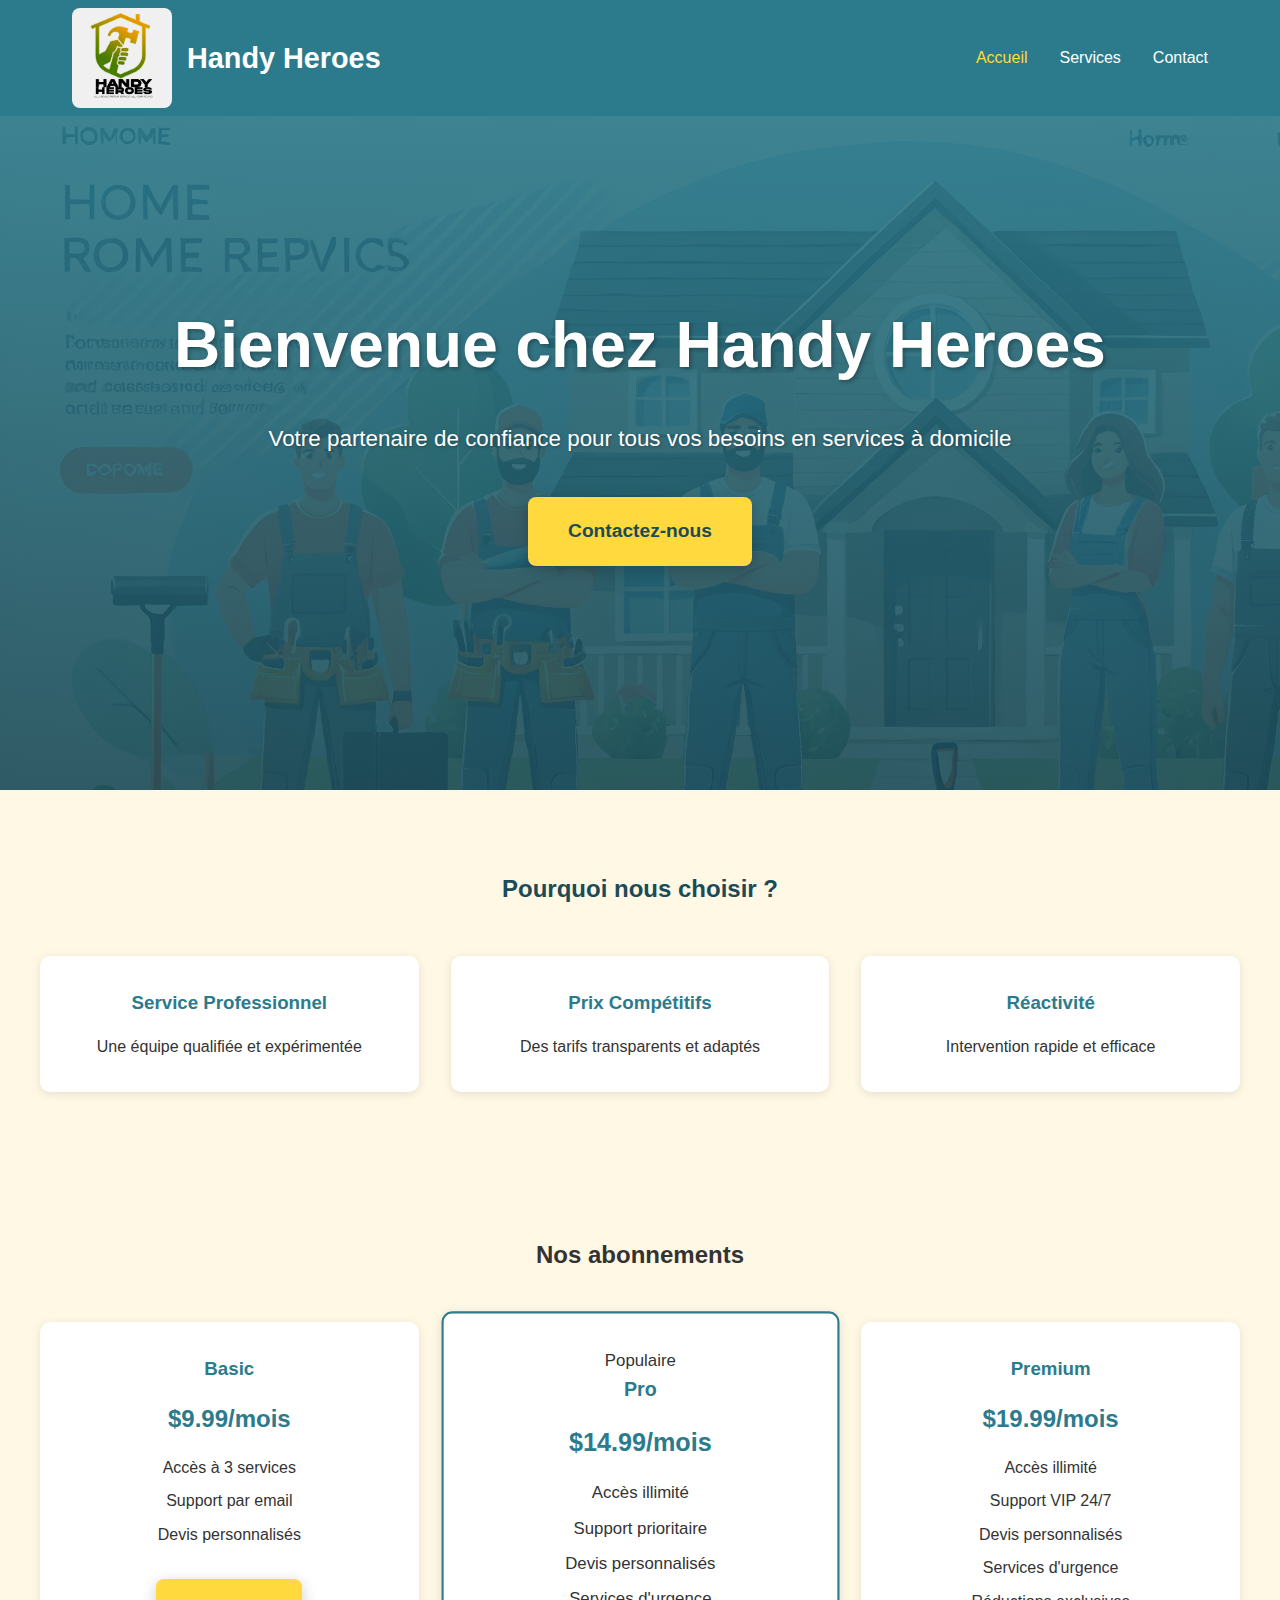
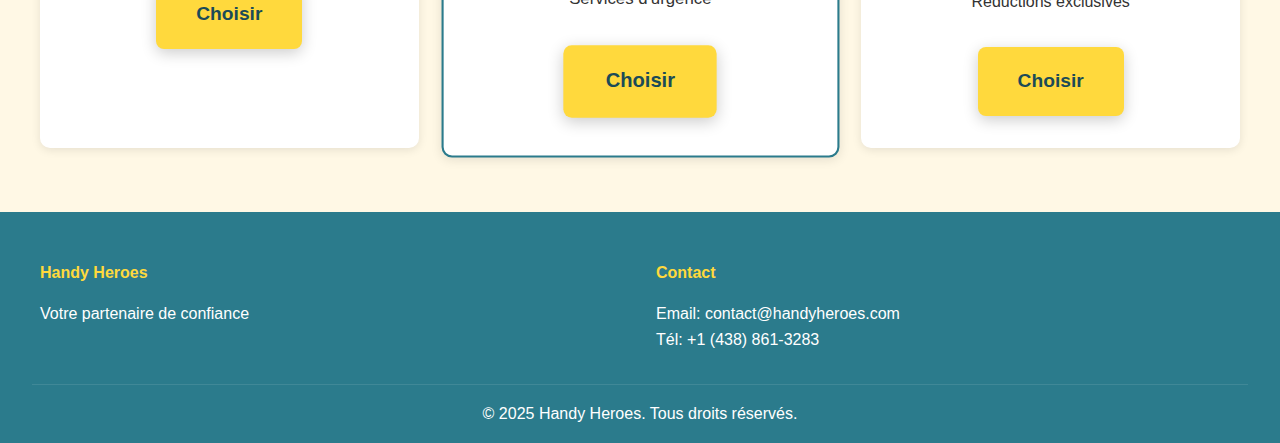
<file: index.html>
<!DOCTYPE html>
<html lang="fr">
<head>
    <meta charset="UTF-8">
    <meta name="viewport" content="width=device-width, initial-scale=1.0">
    <title>Handy Heroes - Accueil</title>
    <link rel="stylesheet" href="styles.css">
</head>
<body>
    <header>
        <nav>
            <div class="logo-container">
                <img src="Logo.jpeg" alt="Handy Heroes Logo" class="logo-image">
                <div class="logo">Handy Heroes</div>
            </div>
            <ul class="nav-links">
                <li><a href="index.html" class="active">Accueil</a></li>
                <li><a href="services.html">Services</a></li>
                <li><a href="contact.html">Contact</a></li>
            </ul>
            <div class="burger">
                <div class="line1"></div>
                <div class="line2"></div>
                <div class="line3"></div>
            </div>
        </nav>
    </header>

    <main>
        <section class="hero" style="background: linear-gradient(rgba(43, 123, 140, 0.9), rgba(27, 75, 87, 0.9)), url('Image_Acceuil.webp');">
            <h1>Bienvenue chez Handy Heroes</h1>
            <p>Votre partenaire de confiance pour tous vos besoins en services à domicile</p>
            <a href="contact.html" class="cta-button">Contactez-nous</a>
        </section>

        <section class="features">
            <h2>Pourquoi nous choisir ?</h2>
            <div class="features-grid">
                <div class="feature-card">
                    <h3>Service Professionnel</h3>
                    <p>Une équipe qualifiée et expérimentée</p>
                </div>
                <div class="feature-card">
                    <h3>Prix Compétitifs</h3>
                    <p>Des tarifs transparents et adaptés</p>
                </div>
                <div class="feature-card">
                    <h3>Réactivité</h3>
                    <p>Intervention rapide et efficace</p>
                </div>
            </div>
        </section>

        <section class="pricing">
            <h2>Nos abonnements</h2>
            <div class="pricing-grid">
                <div class="pricing-card">
                    <h3>Basic</h3>
                    <div class="price">$9.99<span>/mois</span></div>
                    <ul>
                        <li>Accès à 3 services</li>
                        <li>Support par email</li>
                        <li>Devis personnalisés</li>
                    </ul>
                    <a href="contact.html" class="cta-button">Choisir</a>
                </div>

                <div class="pricing-card featured">
                    <div class="featured-badge">Populaire</div>
                    <h3>Pro</h3>
                    <div class="price">$14.99<span>/mois</span></div>
                    <ul>
                        <li>Accès illimité</li>
                        <li>Support prioritaire</li>
                        <li>Devis personnalisés</li>
                        <li>Services d'urgence</li>
                    </ul>
                    <a href="contact.html" class="cta-button">Choisir</a>
                </div>

                <div class="pricing-card">
                    <h3>Premium</h3>
                    <div class="price">$19.99<span>/mois</span></div>
                    <ul>
                        <li>Accès illimité</li>
                        <li>Support VIP 24/7</li>
                        <li>Devis personnalisés</li>
                        <li>Services d'urgence</li>
                        <li>Réductions exclusives</li>
                    </ul>
                    <a href="contact.html" class="cta-button">Choisir</a>
                </div>
            </div>
        </section>
    </main>

    <footer>
        <div class="footer-content">
            <div class="footer-section">
                <h4>Handy Heroes</h4>
                <p>Votre partenaire de confiance</p>
            </div>
            <div class="footer-section">
                <h4>Contact</h4>
                <p>Email: contact@handyheroes.com</p>
                <p>Tél: +1 (438) 861-3283</p>
            </div>
        </div>
        <div class="footer-bottom">
            <p>&copy; 2025 Handy Heroes. Tous droits réservés.</p>
        </div>
    </footer>

    <script src="script.js"></script>
</body>
</html>
</file>
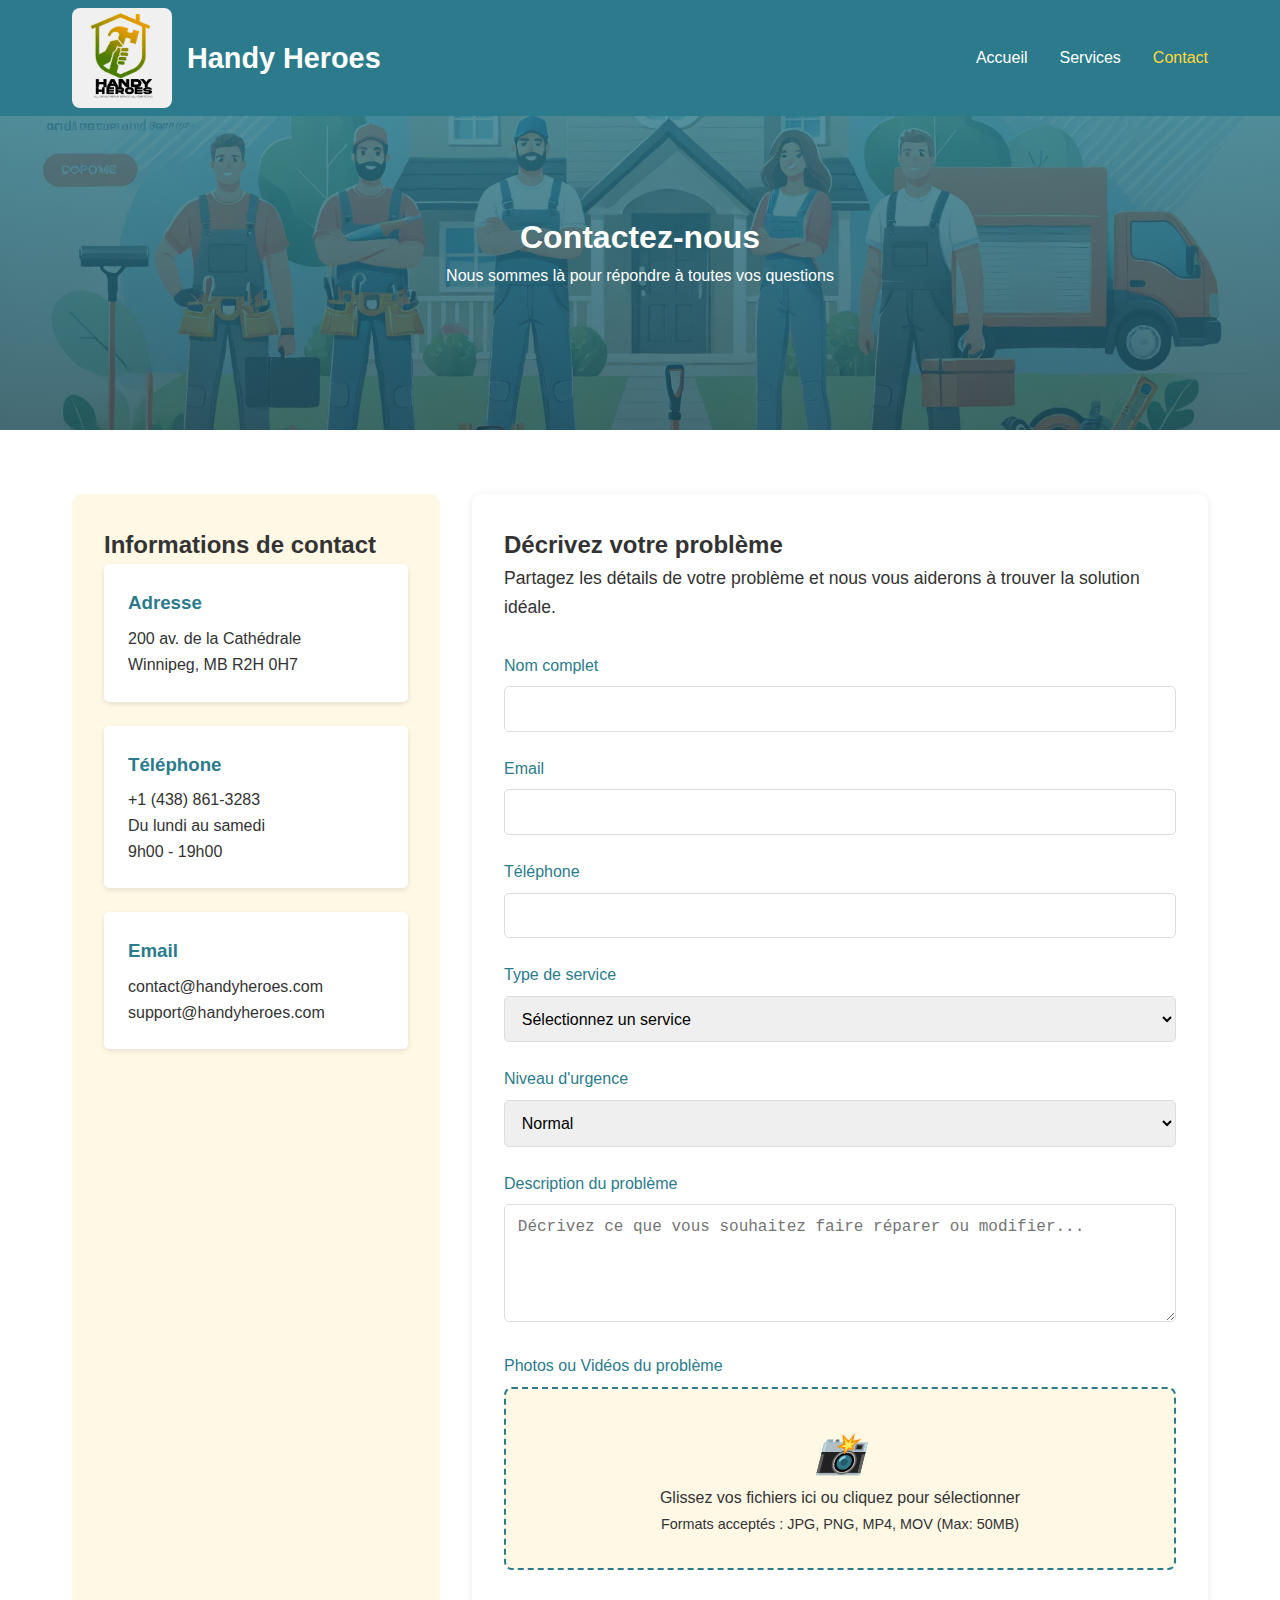
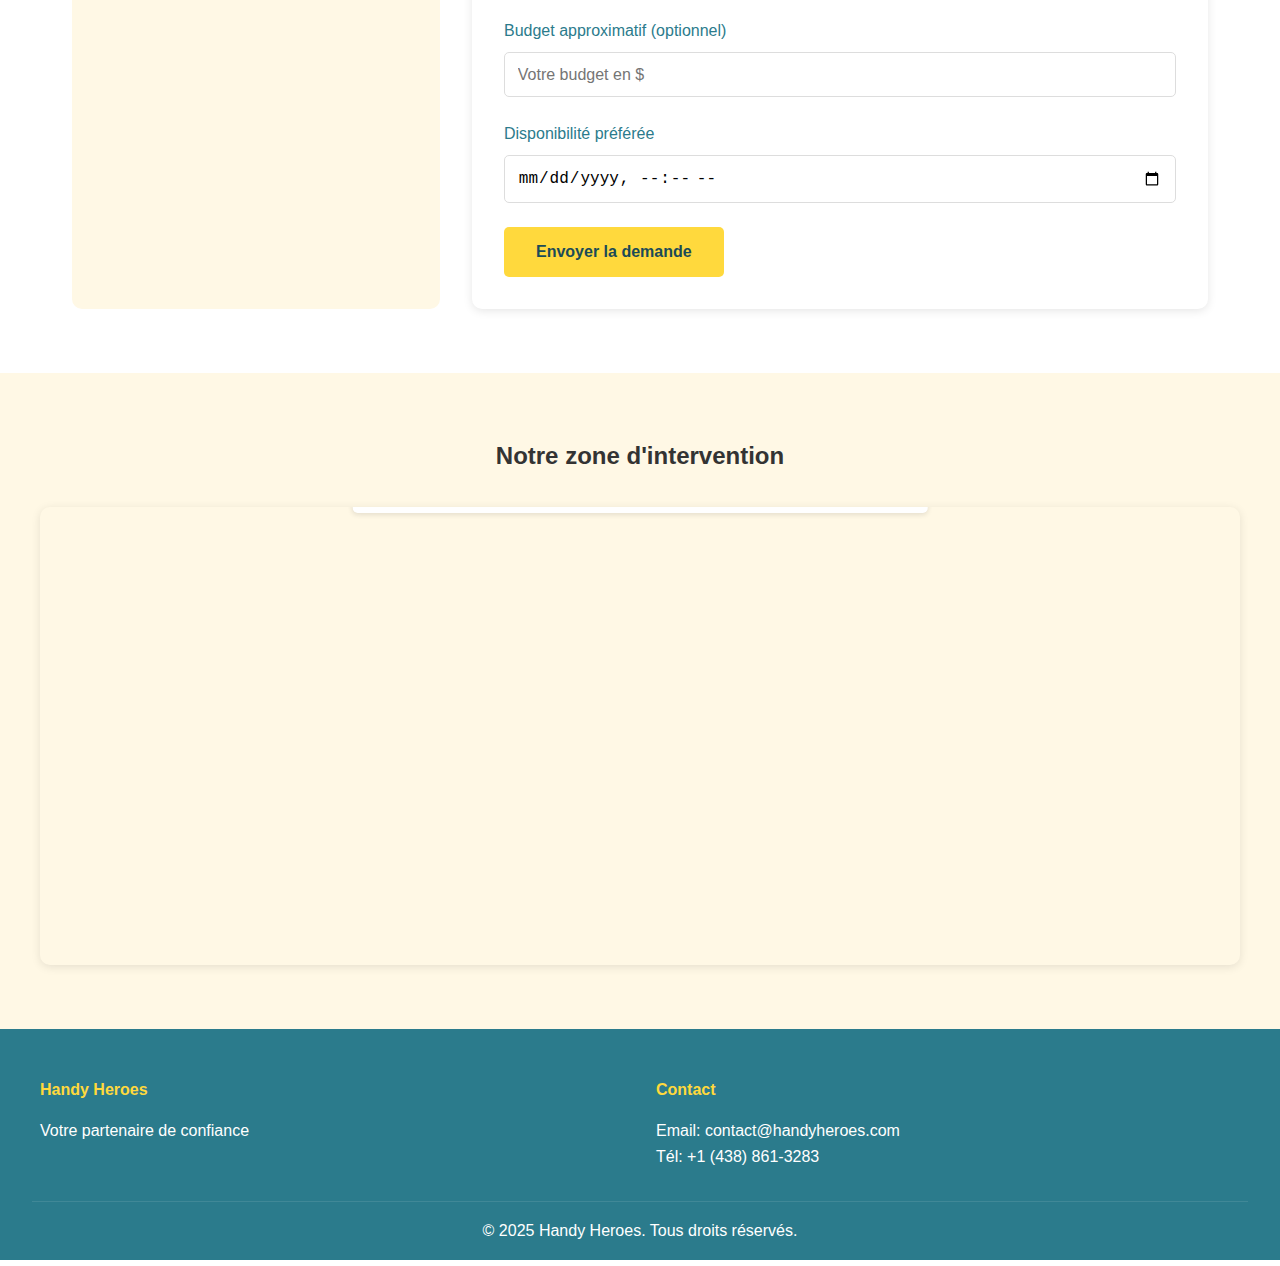
<file: contact.html>
<!DOCTYPE html>
<html lang="fr">
<head>
    <meta charset="UTF-8">
    <meta name="viewport" content="width=device-width, initial-scale=1.0">
    <title>Handy Heroes - Contact</title>
    <link rel="stylesheet" href="styles.css">
</head>
<body>
    <header>
        <nav>
            <div class="logo-container">
                <img src="Logo.jpeg" alt="Handy Heroes Logo" class="logo-image">
                <div class="logo">Handy Heroes</div>
            </div>
            <ul class="nav-links">
                <li><a href="index.html">Accueil</a></li>
                <li><a href="services.html">Services</a></li>
                <li><a href="contact.html" class="active">Contact</a></li>
            </ul>
            <div class="burger">
                <div class="line1"></div>
                <div class="line2"></div>
                <div class="line3"></div>
            </div>
        </nav>
    </header>

    <main class="contact-page">
        <section class="contact-hero">
            <h1>Contactez-nous</h1>
            <p>Nous sommes là pour répondre à toutes vos questions</p>
        </section>

        <section class="contact-content">
            <div class="contact-info">
                <h2>Informations de contact</h2>
                <div class="info-card">
                    <h3>Adresse</h3>
                    <p>200 av. de la Cathédrale</p>
                    <p>Winnipeg, MB R2H 0H7</p>
                </div>
                <div class="info-card">
                    <h3>Téléphone</h3>
                    <p>+1 (438) 861-3283</p>
                    <p>Du lundi au samedi</p>
                    <p>9h00 - 19h00</p>
                </div>
                <div class="info-card">
                    <h3>Email</h3>
                    <p>contact@handyheroes.com</p>
                    <p>support@handyheroes.com</p>
                </div>
            </div>

            <div class="contact-form">
                <h2>Décrivez votre problème</h2>
                <p class="form-intro">Partagez les détails de votre problème et nous vous aiderons à trouver la solution idéale.</p>
                
                <form id="contactForm" enctype="multipart/form-data">
                    <div class="form-group">
                        <label for="name">Nom complet</label>
                        <input type="text" id="name" name="name" required>
                    </div>
                    
                    <div class="form-group">
                        <label for="email">Email</label>
                        <input type="email" id="email" name="email" required>
                    </div>
                    
                    <div class="form-group">
                        <label for="phone">Téléphone</label>
                        <input type="tel" id="phone" name="phone" required>
                    </div>
                    
                    <div class="form-group">
                        <label for="service">Type de service</label>
                        <select id="service" name="service" required>
                            <option value="">Sélectionnez un service</option>
                            <option value="reparation">Réparation</option>
                            <option value="bricolage">Bricolage</option>
                            <option value="jardinage">Jardinage</option>
                            <option value="menage">Ménage</option>
                            <option value="demenagement">Déménagement</option>
                            <option value="deneigement">Déneigement</option>
                            <option value="achat_materiel">Achat de matériel</option>
                        </select>
                    </div>

                    <div class="form-group">
                        <label for="urgence">Niveau d'urgence</label>
                        <select id="urgence" name="urgence" required>
                            <option value="normal">Normal</option>
                            <option value="urgent">Urgent (24-48h)</option>
                            <option value="tres_urgent">Très urgent (< 24h)</option>
                        </select>
                    </div>
                    
                    <div class="form-group">
                        <label for="description">Description du problème</label>
                        <textarea id="description" name="description" rows="5" placeholder="Décrivez ce que vous souhaitez faire réparer ou modifier..." required></textarea>
                    </div>

                    <div class="form-group upload-group">
                        <label for="files">Photos ou Vidéos du problème</label>
                        <div class="upload-zone" id="uploadZone">
                            <input type="file" id="files" name="files" multiple accept="image/*,video/*" class="file-input">
                            <div class="upload-placeholder">
                                <i class="upload-icon">📸</i>
                                <p>Glissez vos fichiers ici ou cliquez pour sélectionner</p>
                                <span class="upload-info">Formats acceptés : JPG, PNG, MP4, MOV (Max: 50MB)</span>
                            </div>
                        </div>
                        <div id="filePreview" class="file-preview"></div>
                    </div>

                    <div class="form-group">
                        <label for="budget">Budget approximatif (optionnel)</label>
                        <input type="number" id="budget" name="budget" placeholder="Votre budget en $">
                    </div>

                    <div class="form-group">
                        <label for="disponibilite">Disponibilité préférée</label>
                        <input type="datetime-local" id="disponibilite" name="disponibilite" required>
                    </div>

                    <button type="submit" class="submit-btn">Envoyer la demande</button>
                </form>
            </div>
        </section>

        <section class="map-section">
            <h2>Notre zone d'intervention</h2>
            <div id="map-container" class="map-container">
                <div id="geolocation-status"></div>
                <iframe id="google-map"
                    src="https://www.google.com/maps/embed?pb=!1m18!1m12!1m3!1d82157.39787775711!2d-97.19878346542663!3d49.8997541570062!2m3!1f0!2f0!3f0!3m2!1i1024!2i768!4f13.1!3m3!1m2!1s0x52ea73fbf91a2b11%3A0x2b2a1afac6b9ca64!2sWinnipeg%2C%20MB!5e0!3m2!1sen!2sca!4v1709168433099!5m2!1sen!2sca"
                    width="100%" 
                    height="450" 
                    style="border:0;" 
                    allowfullscreen="" 
                    loading="lazy"
                    referrerpolicy="no-referrer-when-downgrade">
                </iframe>
            </div>
        </section>
    </main>

    <footer>
        <div class="footer-content">
            <div class="footer-section">
                <h4>Handy Heroes</h4>
                <p>Votre partenaire de confiance</p>
            </div>
            <div class="footer-section">
                <h4>Contact</h4>
                <p>Email: contact@handyheroes.com</p>
                <p>Tél: +1 (438) 861-3283</p>
            </div>
        </div>
        <div class="footer-bottom">
            <p>&copy; 2025 Handy Heroes. Tous droits réservés.</p>
        </div>
    </footer>

    <script src="script.js"></script>
</body>
</html>
</file>
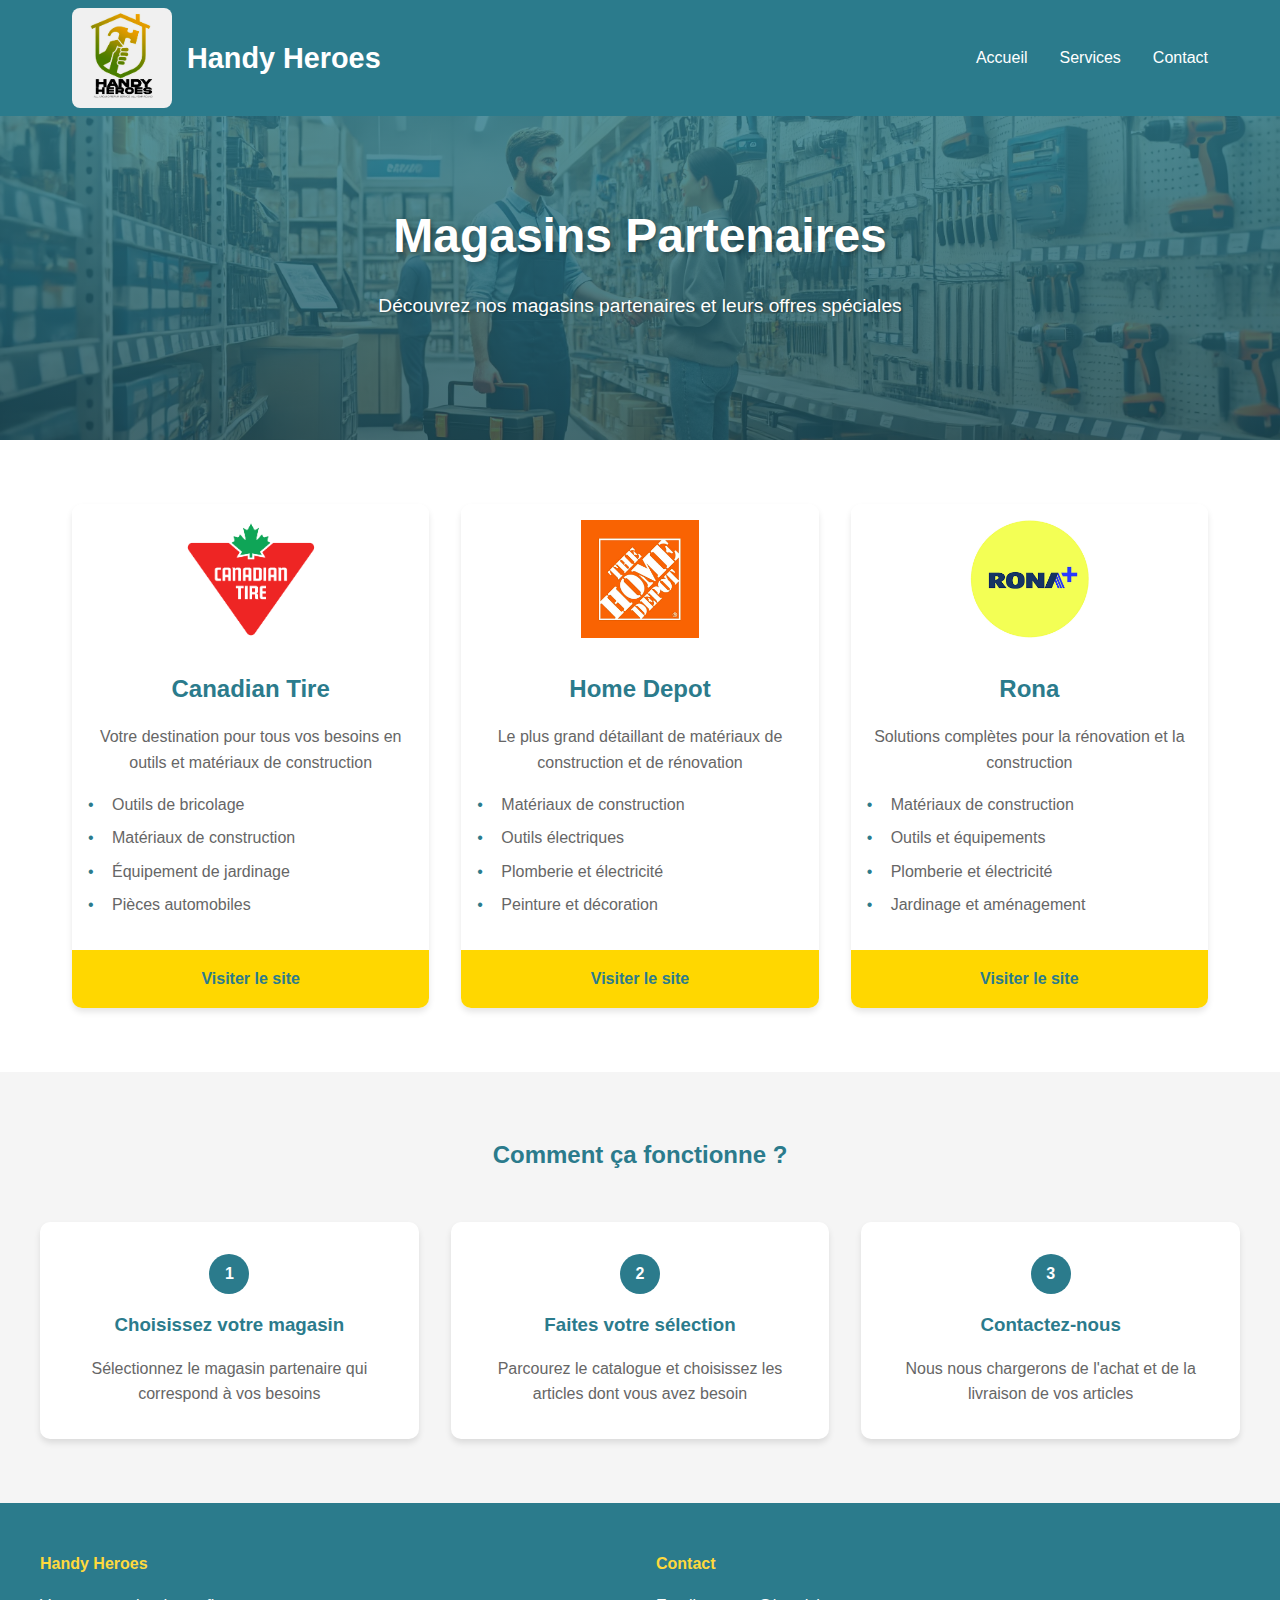
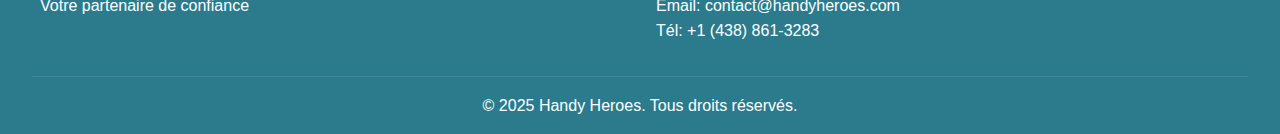
<file: magasins.html>
<!DOCTYPE html>
<html lang="fr">
<head>
    <meta charset="UTF-8">
    <meta name="viewport" content="width=device-width, initial-scale=1.0">
    <title>Handy Heroes - Magasins Partenaires</title>
    <link rel="stylesheet" href="styles.css">
</head>
<body>
    <header>
        <nav>
            <div class="logo-container">
                <img src="Logo.jpeg" alt="Handy Heroes Logo" class="logo-image">
                <div class="logo">Handy Heroes</div>
            </div>
            <ul class="nav-links">
                <li><a href="index.html">Accueil</a></li>
                <li><a href="services.html">Services</a></li>
                <li><a href="contact.html">Contact</a></li>
            </ul>
            <div class="burger">
                <div class="line1"></div>
                <div class="line2"></div>
                <div class="line3"></div>
            </div>
        </nav>
    </header>

    <main class="magasins-page">
        <section class="magasins-hero">
            <h1>Magasins Partenaires</h1>
            <p>Découvrez nos magasins partenaires et leurs offres spéciales</p>
        </section>

        <section class="magasins-grid">
            <div class="magasin-card">
                <img src="Canadian_Tire_logo.png" alt="Canadian Tire">
                <h3>Canadian Tire</h3>
                <p>Votre destination pour tous vos besoins en outils et matériaux de construction</p>
                <ul>
                    <li>Outils de bricolage</li>
                    <li>Matériaux de construction</li>
                    <li>Équipement de jardinage</li>
                    <li>Pièces automobiles</li>
                </ul>
                <ahref="https://www.canadiantire.ca" target="_blank" class="magasin-cta">Visiter le site</a>
            </div>

            <div class="magasin-card">
                <img src="Home_depot_logo.png" alt="Home Depot">
                <h3>Home Depot</h3>
                <p>Le plus grand détaillant de matériaux de construction et de rénovation</p>
                <ul>
                    <li>Matériaux de construction</li>
                    <li>Outils électriques</li>
                    <li>Plomberie et électricité</li>
                    <li>Peinture et décoration</li>
                </ul>
                <ahref="https://www.homedepot.ca" target="_blank" class="magasin-cta">Visiter le site</a>
            </div>

            <div class="magasin-card">
                <img src="Rona_Logo.png" alt="Rona">
                <h3>Rona</h3>
                <p>Solutions complètes pour la rénovation et la construction</p>
                <ul>
                    <li>Matériaux de construction</li>
                    <li>Outils et équipements</li>
                    <li>Plomberie et électricité</li>
                    <li>Jardinage et aménagement</li>
                </ul>
                <ahref="https://www.rona.ca" target="_blank" class="magasin-cta">Visiter le site</a>
            </div>
        </section>

        <section class="service-info">
            <h2>Comment ça fonctionne ?</h2>
            <div class="steps-grid">
                <div class="step">
                    <div class="step-number">1</div>
                    <h3>Choisissez votre magasin</h3>
                    <p>Sélectionnez le magasin partenaire qui correspond à vos besoins</p>
                </div>
                <div class="step">
                    <div class="step-number">2</div>
                    <h3>Faites votre sélection</h3>
                    <p>Parcourez le catalogue et choisissez les articles dont vous avez besoin</p>
                </div>
                <div class="step">
                    <div class="step-number">3</div>
                    <h3>Contactez-nous</h3>
                    <p>Nous nous chargerons de l'achat et de la livraison de vos articles</p>
                </div>
            </div>
        </section>
    </main>

    <footer>
        <div class="footer-content">
            <div class="footer-section">
                <h4>Handy Heroes</h4>
                <p>Votre partenaire de confiance</p>
            </div>
            <div class="footer-section">
                <h4>Contact</h4>
                <p>Email: contact@handyheroes.com</p>
                <p>Tél: +1 (438) 861-3283</p>
            </div>
        </div>
        <div class="footer-bottom">
            <p>&copy; 2025 Handy Heroes. Tous droits réservés.</p>
        </div>
    </footer>

    <script src="script.js"></script>
</body>
</html>
</file>
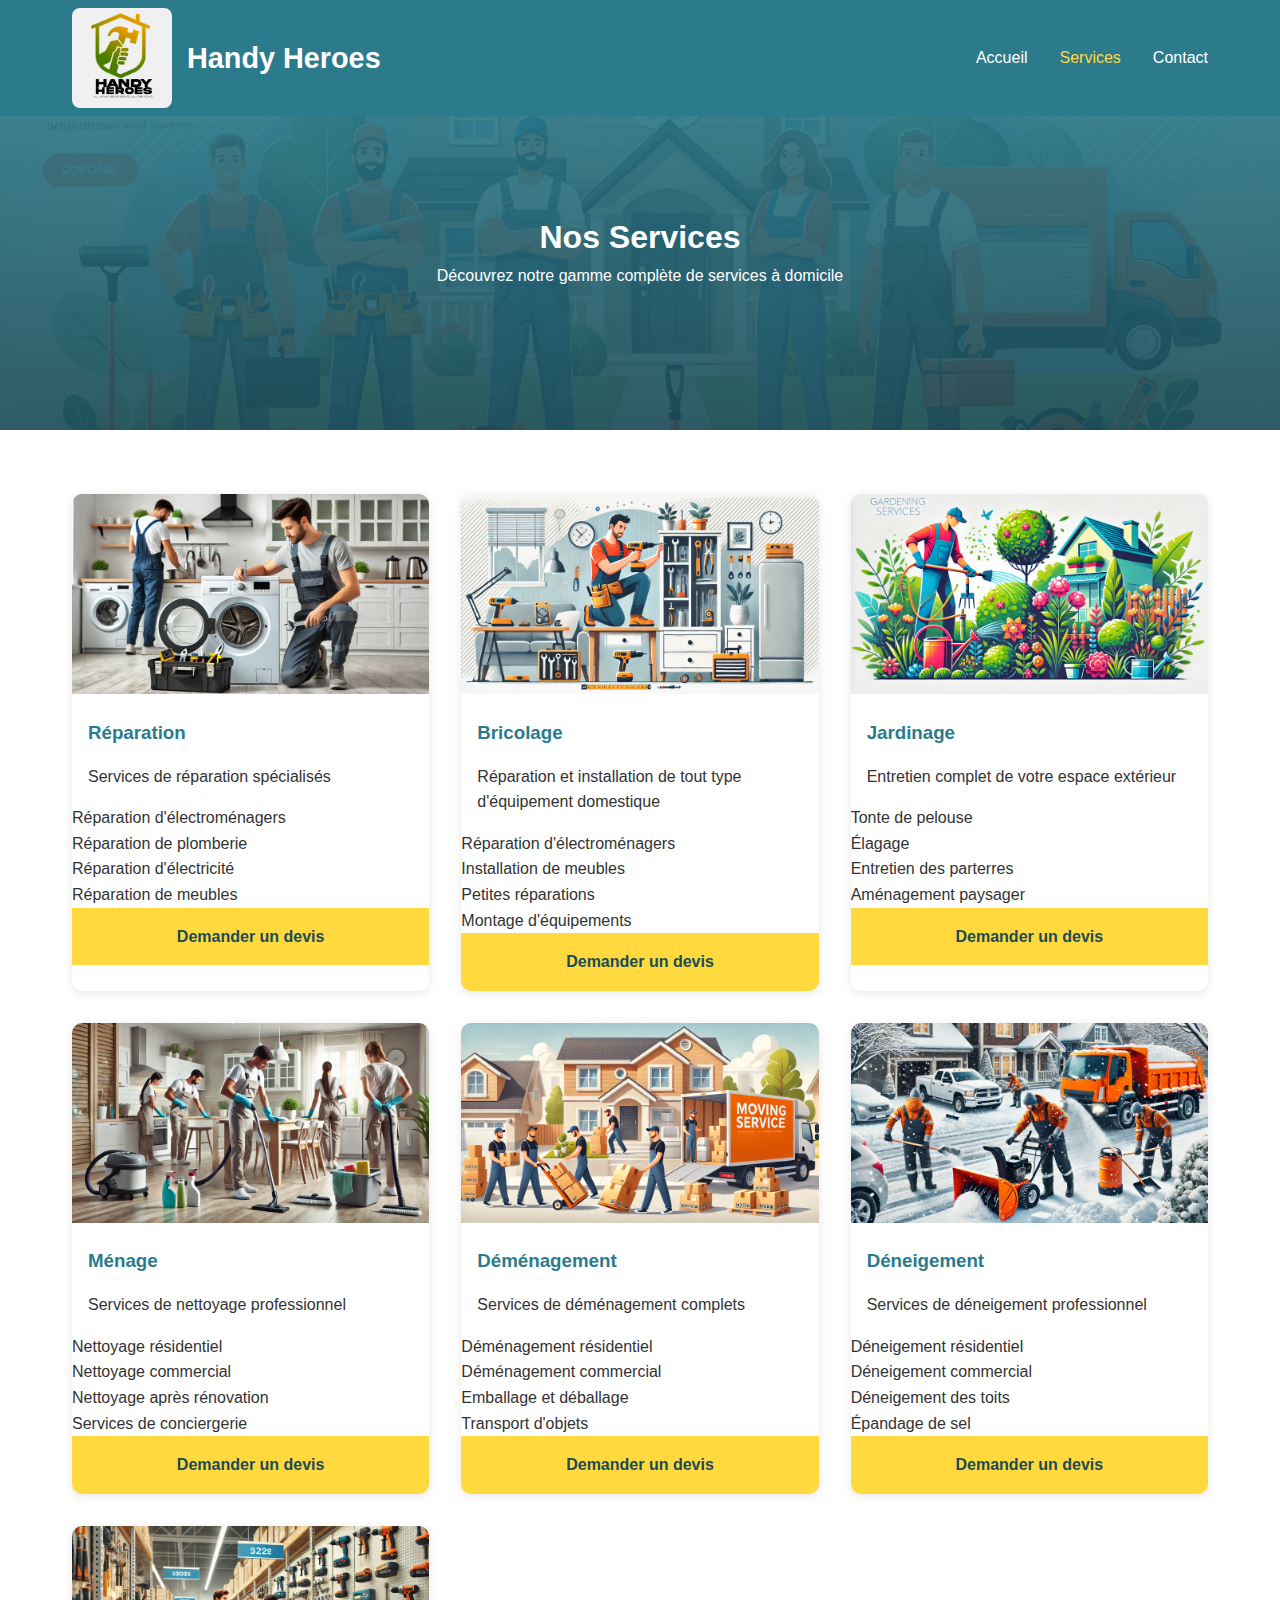
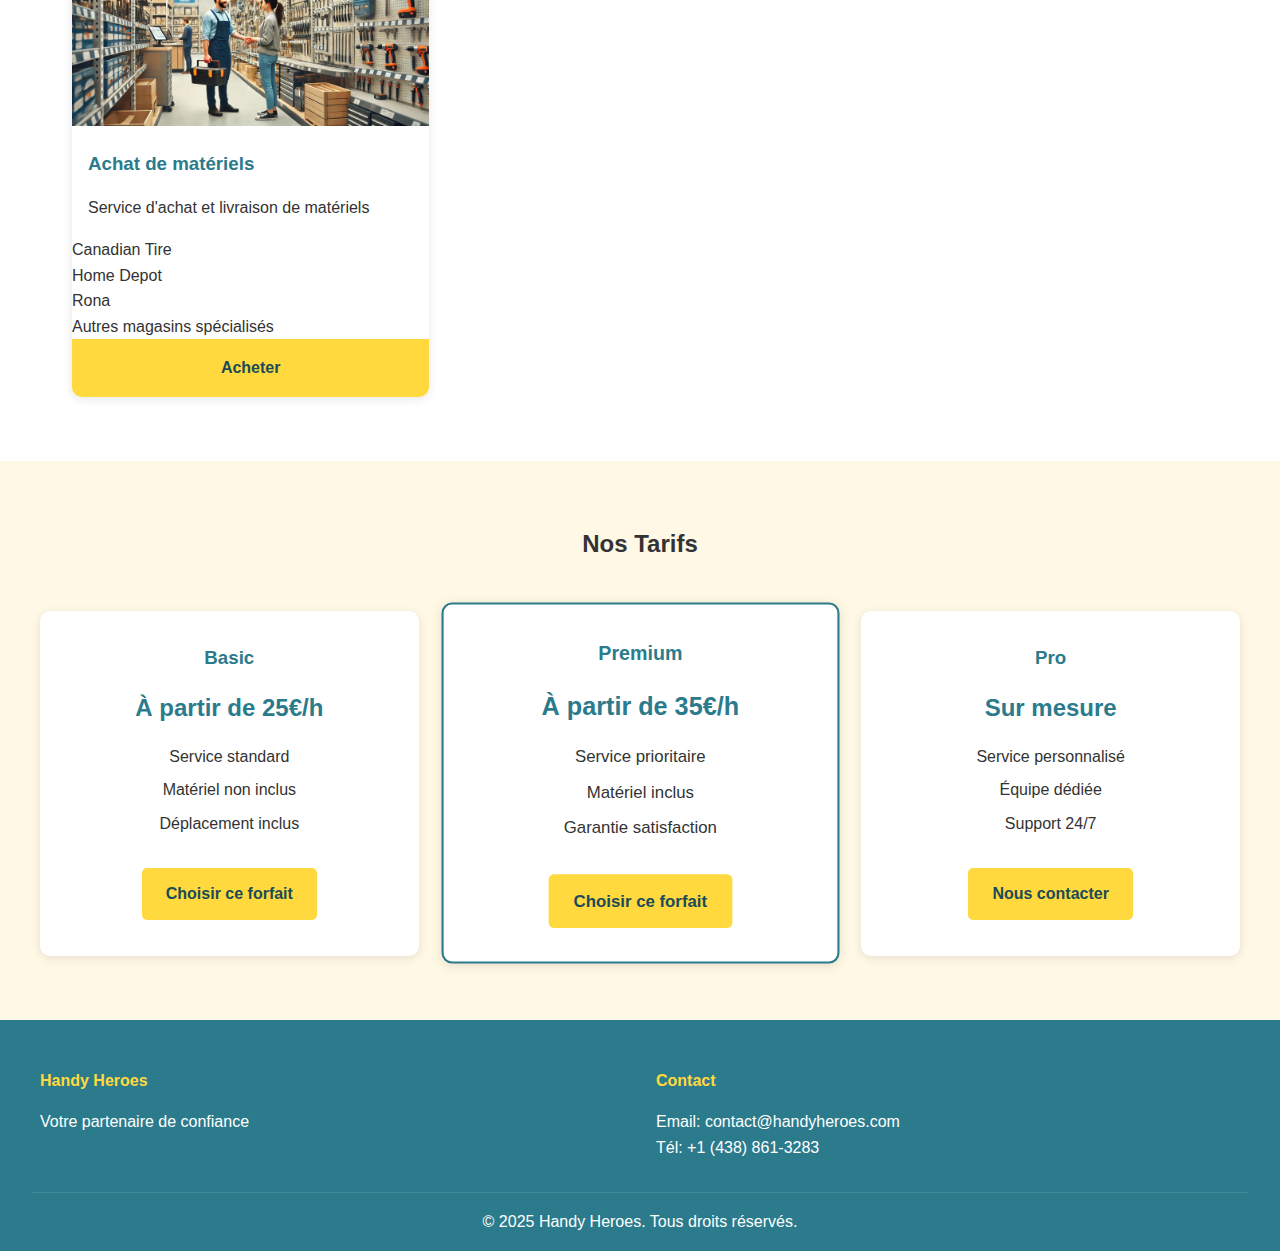
<file: services.html>
<!DOCTYPE html>
<html lang="fr">
<head>
    <meta charset="UTF-8">
    <meta name="viewport" content="width=device-width, initial-scale=1.0">
    <title>Handy Heroes - Nos Services</title>
    <link rel="stylesheet" href="styles.css">
</head>
<body>
    <header>
        <nav>
            <div class="logo-container">
                <img src="Logo.jpeg" alt="Handy Heroes Logo" class="logo-image">
                <div class="logo">Handy Heroes</div>
            </div>
            <ul class="nav-links">
                <li><a href="index.html">Accueil</a></li>
                <li><a href="services.html" class="active">Services</a></li>
                <li><a href="contact.html">Contact</a></li>
            </ul>
            <div class="burger">
                <div class="line1"></div>
                <div class="line2"></div>
                <div class="line3"></div>
            </div>
        </nav>
    </header>

    <main class="services-page">
        <section class="services-hero">
            <h1>Nos Services</h1>
            <p>Découvrez notre gamme complète de services à domicile</p>
        </section>

        <section class="services-grid">
            <div class="service-card">
                <img src="Image_Reparation.webp" alt="Réparation">
                <h3>Réparation</h3>
                <p>Services de réparation spécialisés</p>
                <ul>
                    <li>Réparation d'électroménagers</li>
                    <li>Réparation de plomberie</li>
                    <li>Réparation d'électricité</li>
                    <li>Réparation de meubles</li>
                </ul>
                <a href="contact.html" class="service-cta">Demander un devis</a>
            </div>

            <div class="service-card">
                <img src="Image_Bricolage.webp" alt="Bricolage">
                <h3>Bricolage</h3>
                <p>Réparation et installation de tout type d'équipement domestique</p>
                <ul>
                    <li>Réparation d'électroménagers</li>
                    <li>Installation de meubles</li>
                    <li>Petites réparations</li>
                    <li>Montage d'équipements</li>
                </ul>
                <a href="contact.html" class="service-cta">Demander un devis</a>
            </div>

            <div class="service-card">
                <img src="Image_Jardinage.webp" alt="Jardinage">
                <h3>Jardinage</h3>
                <p>Entretien complet de votre espace extérieur</p>
                <ul>
                    <li>Tonte de pelouse</li>
                    <li>Élagage</li>
                    <li>Entretien des parterres</li>
                    <li>Aménagement paysager</li>
                </ul>
                <a href="contact.html" class="service-cta">Demander un devis</a>
            </div>

            <div class="service-card">
                <img src="Image_Cleaning.webp" alt="Ménage">
                <h3>Ménage</h3>
                <p>Services de nettoyage professionnel</p>
                <ul>
                    <li>Nettoyage résidentiel</li>
                    <li>Nettoyage commercial</li>
                    <li>Nettoyage après rénovation</li>
                    <li>Services de conciergerie</li>
                </ul>
                <a href="contact.html" class="service-cta">Demander un devis</a>
            </div>

            <div class="service-card">
                <img src="Image_Moving.webp" alt="Déménagement">
                <h3>Déménagement</h3>
                <p>Services de déménagement complets</p>
                <ul>
                    <li>Déménagement résidentiel</li>
                    <li>Déménagement commercial</li>
                    <li>Emballage et déballage</li>
                    <li>Transport d'objets</li>
                </ul>
                <a href="contact.html" class="service-cta">Demander un devis</a>
            </div>

            <div class="service-card">
                <img src="Image_Deneigement.webp" alt="Déneigement">
                <h3>Déneigement</h3>
                <p>Services de déneigement professionnel</p>
                <ul>
                    <li>Déneigement résidentiel</li>
                    <li>Déneigement commercial</li>
                    <li>Déneigement des toits</li>
                    <li>Épandage de sel</li>
                </ul>
                <a href="contact.html" class="service-cta">Demander un devis</a>
            </div>

            <div class="service-card">
                <img src="Image_Materiels.webp" alt="Achat de matériels">
                <h3>Achat de matériels</h3>
                <p>Service d'achat et livraison de matériels</p>
                <ul>
                    <li>Canadian Tire</li>
                    <li>Home Depot</li>
                    <li>Rona</li>
                    <li>Autres magasins spécialisés</li>
                </ul>
                <a href="magasins.html" class="service-cta">Acheter</a>
            </div>
        </section>

        <section class="pricing">
            <h2>Nos Tarifs</h2>
            <div class="pricing-grid">
                <div class="pricing-card">
                    <h3>Basic</h3>
                    <p class="price">À partir de 25€/h</p>
                    <ul>
                        <li>Service standard</li>
                        <li>Matériel non inclus</li>
                        <li>Déplacement inclus</li>
                    </ul>
                    <a href="contact.html" class="pricing-cta">Choisir ce forfait</a>
                </div>

                <div class="pricing-card featured">
                    <h3>Premium</h3>
                    <p class="price">À partir de 35€/h</p>
                    <ul>
                        <li>Service prioritaire</li>
                        <li>Matériel inclus</li>
                        <li>Garantie satisfaction</li>
                    </ul>
                    <a href="contact.html" class="pricing-cta">Choisir ce forfait</a>
                </div>

                <div class="pricing-card">
                    <h3>Pro</h3>
                    <p class="price">Sur mesure</p>
                    <ul>
                        <li>Service personnalisé</li>
                        <li>Équipe dédiée</li>
                        <li>Support 24/7</li>
                    </ul>
                    <a href="contact.html" class="pricing-cta">Nous contacter</a>
                </div>
            </div>
        </section>
    </main>

    <footer>
        <div class="footer-content">
            <div class="footer-section">
                <h4>Handy Heroes</h4>
                <p>Votre partenaire de confiance</p>
            </div>
            <div class="footer-section">
                <h4>Contact</h4>
                <p>Email: contact@handyheroes.com</p>
                <p>Tél: +1 (438) 861-3283</p>
            </div>
        </div>
        <div class="footer-bottom">
            <p>&copy; 2025 Handy Heroes. Tous droits réservés.</p>
        </div>
    </footer>

    <script src="script.js"></script>
</body>
</html>
</file>
<file: styles.css>
/* Variables globales */
:root {
    --primary-color: #2B7B8C; /* Bleu-vert turquoise */
    --secondary-color: #FFD93D; /* Jaune vif */
    --accent-color: #1B4B57; /* Version plus foncée du turquoise */
    --text-color: #333;
    --light-bg: #FFF8E5; /* Version plus claire du jaune */
    --white: #FFFFFF;
}

/* Reset et styles de base */
* {
    margin: 0;
    padding: 0;
    box-sizing: border-box;
}

body {
    font-family: 'Arial', sans-serif;
    line-height: 1.6;
    color: var(--text-color);
}

/* Navigation */
header {
    background-color: var(--primary-color);
    padding: 0.5rem 0;
    position: fixed;
    width: 100%;
    top: 0;
    z-index: 1000;
}

nav {
    max-width: 1200px;
    margin: 0 auto;
    display: flex;
    justify-content: space-between;
    align-items: center;
    padding: 0 2rem;
}

.logo {
    color: white;
    font-size: 1.8rem;
    font-weight: bold;
}

.nav-links {
    display: flex;
    list-style: none;
}

.nav-links li {
    margin-left: 2rem;
}

.nav-links a {
    color: white;
    text-decoration: none;
    transition: color 0.3s ease;
}

.nav-links a:hover,
.nav-links a.active {
    color: var(--secondary-color);
}

/* Hero Section */
.hero {
    background: linear-gradient(rgba(43, 123, 140, 0.8), rgba(27, 75, 87, 0.8)),
                url('Image_Acceuil.webp');
    background-size: cover;
    background-position: center;
    height: 80vh;
    display: flex;
    flex-direction: column;
    justify-content: center;
    align-items: center;
    text-align: center;
    color: white;
    padding: 0 1rem;
    margin-top: 70px;
}

.hero h1 {
    font-size: 4rem;
    margin-bottom: 1.5rem;
    text-shadow: 2px 2px 4px rgba(0, 0, 0, 0.3);
}

.hero p {
    font-size: 1.4rem;
    margin-bottom: 2.5rem;
    max-width: 800px;
    text-shadow: 1px 1px 3px rgba(0, 0, 0, 0.3);
}

.cta-button {
    display: inline-block;
    padding: 1.2rem 2.5rem;
    background-color: var(--secondary-color);
    color: var(--accent-color);
    text-decoration: none;
    border-radius: 8px;
    transition: all 0.3s ease;
    font-weight: bold;
    font-size: 1.2rem;
    box-shadow: 0 4px 15px rgba(0, 0, 0, 0.2);
}

.cta-button:hover {
    background-color: #FFE169;
    transform: translateY(-2px);
    box-shadow: 0 6px 20px rgba(0, 0, 0, 0.25);
}

/* Features Section */
.features {
    padding: 5rem 2rem;
    background-color: var(--light-bg);
}

.features h2 {
    text-align: center;
    margin-bottom: 3rem;
    color: var(--accent-color);
}

.features-grid {
    display: grid;
    grid-template-columns: repeat(auto-fit, minmax(250px, 1fr));
    gap: 2rem;
    max-width: 1200px;
    margin: 0 auto;
}

.feature-card {
    background: white;
    padding: 2rem;
    border-radius: 10px;
    box-shadow: 0 2px 10px rgba(0, 0, 0, 0.1);
    text-align: center;
}

.feature-card h3 {
    color: var(--primary-color);
    margin-bottom: 1rem;
}

/* Footer */
footer {
    background-color: var(--primary-color);
    color: white;
    padding: 3rem 2rem 1rem;
}

.footer-content {
    max-width: 1200px;
    margin: 0 auto;
    display: grid;
    grid-template-columns: repeat(auto-fit, minmax(250px, 1fr));
    gap: 2rem;
}

.footer-section h4 {
    margin-bottom: 1rem;
    color: var(--secondary-color);
}

.footer-bottom {
    text-align: center;
    margin-top: 2rem;
    padding-top: 1rem;
    border-top: 1px solid rgba(255, 255, 255, 0.1);
}

/* Burger Menu */
.burger {
    display: none;
    cursor: pointer;
}

.burger div {
    width: 25px;
    height: 3px;
    background-color: white;
    margin: 5px;
    transition: all 0.3s ease;
}

/* Services Page Styles */
.services-page {
    padding-top: 70px;
}

.services-hero {
    background: linear-gradient(rgba(43, 123, 140, 0.9), rgba(27, 75, 87, 0.9)),
                url('Image_Acceuil.webp');
    background-size: cover;
    background-position: center;
    height: 40vh;
    display: flex;
    flex-direction: column;
    justify-content: center;
    align-items: center;
    text-align: center;
    color: white;
    padding: 0 1rem;
}

.services-grid {
    display: grid;
    grid-template-columns: repeat(auto-fit, minmax(300px, 1fr));
    gap: 2rem;
    padding: 4rem 2rem;
    max-width: 1200px;
    margin: 0 auto;
}

.service-card {
    background: white;
    border-radius: 10px;
    overflow: hidden;
    box-shadow: 0 2px 10px rgba(0, 0, 0, 0.1);
    transition: transform 0.3s ease;
}

.service-card:hover {
    transform: translateY(-5px);
}

.service-card img {
    width: 100%;
    height: 200px;
    object-fit: cover;
}

.service-card h3 {
    padding: 1rem;
    color: var(--primary-color);
}

.service-card p {
    padding: 0 1rem 1rem;
}

.service-cta {
    display: block;
    padding: 1rem;
    background-color: var(--secondary-color);
    color: var(--accent-color);
    text-align: center;
    text-decoration: none;
    transition: all 0.3s ease;
    font-weight: bold;
}

.service-cta:hover {
    background-color: #FFE169;
    transform: translateY(-2px);
    box-shadow: 0 4px 15px rgba(0, 0, 0, 0.2);
}

/* Pricing Section */
.pricing {
    padding: 4rem 2rem;
    background-color: var(--light-bg);
}

.pricing h2 {
    text-align: center;
    margin-bottom: 3rem;
}

.pricing-grid {
    display: grid;
    grid-template-columns: repeat(auto-fit, minmax(250px, 1fr));
    gap: 2rem;
    max-width: 1200px;
    margin: 0 auto;
}

.pricing-card {
    background: white;
    padding: 2rem;
    border-radius: 10px;
    box-shadow: 0 2px 10px rgba(0, 0, 0, 0.1);
    text-align: center;
    transition: transform 0.3s ease;
}

.pricing-card.featured {
    transform: scale(1.05);
    border: 2px solid var(--primary-color);
}

.pricing-card:hover {
    transform: translateY(-5px);
}

.pricing-card.featured:hover {
    transform: scale(1.05) translateY(-5px);
}

.pricing-card h3 {
    color: var(--primary-color);
    margin-bottom: 1rem;
}

.price {
    font-size: 1.5rem;
    font-weight: bold;
    color: var(--primary-color);
    margin-bottom: 1rem;
}

.pricing-card ul {
    list-style: none;
    margin-bottom: 2rem;
}

.pricing-card li {
    margin-bottom: 0.5rem;
}

.pricing-cta {
    display: inline-block;
    padding: 0.8rem 1.5rem;
    background-color: var(--secondary-color);
    color: var(--accent-color);
    text-decoration: none;
    border-radius: 5px;
    transition: background-color 0.3s ease;
    font-weight: bold;
}

.pricing-cta:hover {
    background-color: #FFE169;
}

/* Contact Page Styles */
.contact-page {
    padding-top: 70px;
}

.contact-hero {
    background: linear-gradient(rgba(43, 123, 140, 0.8), rgba(27, 75, 87, 0.8)),
                url('Image_Acceuil.webp');
    background-size: cover;
    background-position: center;
    height: 40vh;
    display: flex;
    flex-direction: column;
    justify-content: center;
    align-items: center;
    text-align: center;
    color: white;
    padding: 0 1rem;
}

.contact-content {
    display: grid;
    grid-template-columns: 1fr 2fr;
    gap: 2rem;
    padding: 4rem 2rem;
    max-width: 1200px;
    margin: 0 auto;
}

.contact-info {
    background-color: var(--light-bg);
    padding: 2rem;
    border-radius: 10px;
}

.info-card {
    background: white;
    padding: 1.5rem;
    border-radius: 5px;
    margin-bottom: 1.5rem;
    box-shadow: 0 2px 5px rgba(0, 0, 0, 0.1);
}

.info-card h3 {
    color: var(--primary-color);
    margin-bottom: 0.5rem;
}

.contact-form {
    background: white;
    padding: 2rem;
    border-radius: 10px;
    box-shadow: 0 2px 10px rgba(0, 0, 0, 0.1);
}

.form-group {
    margin-bottom: 1.5rem;
}

.form-group label {
    display: block;
    margin-bottom: 0.5rem;
    color: var(--primary-color);
}

.form-group input,
.form-group select,
.form-group textarea {
    width: 100%;
    padding: 0.8rem;
    border: 1px solid #ddd;
    border-radius: 5px;
    font-size: 1rem;
}

.form-group textarea {
    resize: vertical;
}

.submit-btn {
    background-color: var(--secondary-color);
    color: var(--accent-color);
    padding: 1rem 2rem;
    border: none;
    border-radius: 5px;
    cursor: pointer;
    font-size: 1rem;
    transition: all 0.3s ease;
    font-weight: bold;
}

.submit-btn:hover {
    background-color: #FFE169;
    transform: translateY(-2px);
    box-shadow: 0 4px 15px rgba(0, 0, 0, 0.2);
}

.map-section {
    padding: 4rem 2rem;
    background-color: var(--light-bg);
}

.map-section h2 {
    text-align: center;
    margin-bottom: 2rem;
}

.map-container {
    max-width: 1200px;
    margin: 0 auto;
    border-radius: 10px;
    overflow: hidden;
    box-shadow: 0 2px 10px rgba(0, 0, 0, 0.1);
}

/* Media Queries */
@media screen and (max-width: 768px) {
    .nav-links {
        position: fixed;
        right: -100%;
        top: 70px;
        height: calc(100vh - 70px);
        background-color: var(--primary-color);
        flex-direction: column;
        width: 100%;
        text-align: center;
        transition: 0.5s;
    }

    .nav-links li {
        margin: 2rem 0;
    }

    .burger {
        display: block;
    }

    .hero h1 {
        font-size: 2.5rem;
    }

    .hero p {
        font-size: 1.1rem;
    }

    .contact-content {
        grid-template-columns: 1fr;
    }

    .pricing-card.featured {
        transform: none;
    }

    .logo-image {
        width: 80px;
        height: 80px;
        padding: 3px;
    }
    
    .logo {
        font-size: 1.5rem;
    }
}

/* Animation pour le menu burger */
.nav-active {
    right: 0;
}

@keyframes navLinkFade {
    from {
        opacity: 0;
        transform: translateX(50px);
    }
    to {
        opacity: 1;
        transform: translateX(0px);
    }
}

.logo-container {
    display: flex;
    align-items: center;
    gap: 15px;
}

.logo-image {
    width: 100px;
    height: 100px;
    object-fit: contain;
    background-color: var(--white);
    padding: 3px;
    border-radius: 8px;
    filter: brightness(0.9) contrast(1.1) saturate(1.2);
}

.geolocation-message {
    position: absolute;
    top: -40px;
    left: 50%;
    transform: translateX(-50%);
    background-color: var(--white);
    padding: 10px 20px;
    border-radius: 5px;
    box-shadow: 0 2px 5px rgba(0, 0, 0, 0.1);
    z-index: 1;
    transition: all 0.3s ease;
}

#map-container {
    position: relative;
}

/* Form Styles */
.form-intro {
    color: var(--text-color);
    margin-bottom: 2rem;
    font-size: 1.1rem;
    line-height: 1.6;
}

.upload-group {
    margin-bottom: 2rem;
}

.upload-zone {
    border: 2px dashed var(--primary-color);
    border-radius: 8px;
    padding: 2rem;
    text-align: center;
    background-color: var(--light-bg);
    cursor: pointer;
    transition: all 0.3s ease;
}

.upload-zone:hover {
    background-color: rgba(43, 123, 140, 0.1);
}

.upload-zone.dragover {
    background-color: rgba(43, 123, 140, 0.15);
    border-color: var(--primary-color);
}

.file-input {
    position: absolute;
    top: 0;
    left: 0;
    width: 100%;
    height: 100%;
    opacity: 0;
    cursor: pointer;
}

.upload-placeholder {
    pointer-events: none;
}

.upload-icon {
    font-size: 2.5rem;
    color: var(--primary-color);
    margin-bottom: 1rem;
}

.upload-info {
    color: var(--text-color);
    font-size: 0.9rem;
}

.file-preview {
    display: grid;
    grid-template-columns: repeat(auto-fill, minmax(100px, 1fr));
    gap: 1rem;
    margin-top: 1rem;
}

.preview-item {
    position: relative;
    border-radius: 4px;
    overflow: hidden;
}

.preview-item img,
.preview-item video {
    width: 100%;
    height: 100px;
    object-fit: cover;
}

.preview-item .remove-file {
    position: absolute;
    top: 5px;
    right: 5px;
    background: rgba(0, 0, 0, 0.5);
    color: white;
    border: none;
    border-radius: 50%;
    width: 20px;
    height: 20px;
    display: flex;
    align-items: center;
    justify-content: center;
    cursor: pointer;
}

/* Responsive adjustments */
@media screen and (max-width: 768px) {
    .upload-zone {
        padding: 1rem;
    }

    .upload-icon {
        font-size: 2rem;
    }

    .file-preview {
        grid-template-columns: repeat(auto-fill, minmax(80px, 1fr));
    }
}

/* Styles pour la page des magasins */
.magasins-page {
    padding-top: 80px;
}

.magasins-hero {
    background: linear-gradient(rgba(43, 123, 140, 0.8), rgba(27, 75, 87, 0.8)), url('Image_Materiels.webp');
    background-size: cover;
    background-position: center;
    height: 40vh;
    display: flex;
    flex-direction: column;
    justify-content: center;
    align-items: center;
    text-align: center;
    color: white;
    padding: 2rem;
}

.magasins-hero h1 {
    font-size: 3rem;
    margin-bottom: 1rem;
    text-shadow: 2px 2px 4px rgba(0, 0, 0, 0.3);
}

.magasins-hero p {
    font-size: 1.2rem;
    max-width: 600px;
    text-shadow: 1px 1px 2px rgba(0, 0, 0, 0.3);
}

.magasins-grid {
    display: grid;
    grid-template-columns: repeat(auto-fit, minmax(300px, 1fr));
    gap: 2rem;
    padding: 4rem 2rem;
    max-width: 1200px;
    margin: 0 auto;
}

.magasin-card {
    background: white;
    border-radius: 10px;
    overflow: hidden;
    box-shadow: 0 4px 6px rgba(0, 0, 0, 0.1);
    transition: transform 0.3s ease;
    display: flex;
    flex-direction: column;
}

.magasin-card:hover {
    transform: translateY(-5px);
}

.magasin-card img {
    width: 100%;
    height: 150px;
    object-fit: contain;
    padding: 1rem;
    background-color: white;
}

.magasin-card h3 {
    color: #2b7b8c;
    padding: 1rem;
    margin: 0;
    font-size: 1.5rem;
    text-align: center;
}

.magasin-card p {
    padding: 0 1rem;
    color: #666;
    margin-bottom: 1rem;
    text-align: center;
}

.magasin-card ul {
    list-style: none;
    padding: 0 1rem;
    margin-bottom: 1.5rem;
    flex-grow: 1;
}

.magasin-card ul li {
    color: #666;
    margin-bottom: 0.5rem;
    padding-left: 1.5rem;
    position: relative;
}

.magasin-card ul li:before {
    content: "•";
    color: #2b7b8c;
    position: absolute;
    left: 0;
}

.magasin-cta {
    display: block;
    background: #ffd700;
    color: #2b7b8c;
    text-align: center;
    padding: 1rem;
    text-decoration: none;
    font-weight: bold;
    transition: background-color 0.3s ease;
}

.magasin-cta:hover {
    background: #ffed4a;
}

.service-info {
    background: #f5f5f5;
    padding: 4rem 2rem;
    text-align: center;
}

.service-info h2 {
    color: #2b7b8c;
    margin-bottom: 3rem;
}

.steps-grid {
    display: grid;
    grid-template-columns: repeat(auto-fit, minmax(250px, 1fr));
    gap: 2rem;
    max-width: 1200px;
    margin: 0 auto;
}

.step {
    padding: 2rem;
    background: white;
    border-radius: 10px;
    box-shadow: 0 4px 6px rgba(0, 0, 0, 0.1);
}

.step-number {
    width: 40px;
    height: 40px;
    background: #2b7b8c;
    color: white;
    border-radius: 50%;
    display: flex;
    align-items: center;
    justify-content: center;
    margin: 0 auto 1rem;
    font-weight: bold;
}

.step h3 {
    color: #2b7b8c;
    margin-bottom: 1rem;
}

.step p {
    color: #666;
    line-height: 1.6;
}

@media (max-width: 768px) {
    .magasins-hero h1 {
        font-size: 2.5rem;
    }

    .magasins-hero p {
        font-size: 1rem;
    }

    .magasins-grid {
        padding: 2rem 1rem;
    }

    .service-info {
        padding: 2rem 1rem;
    }
}
</file>
